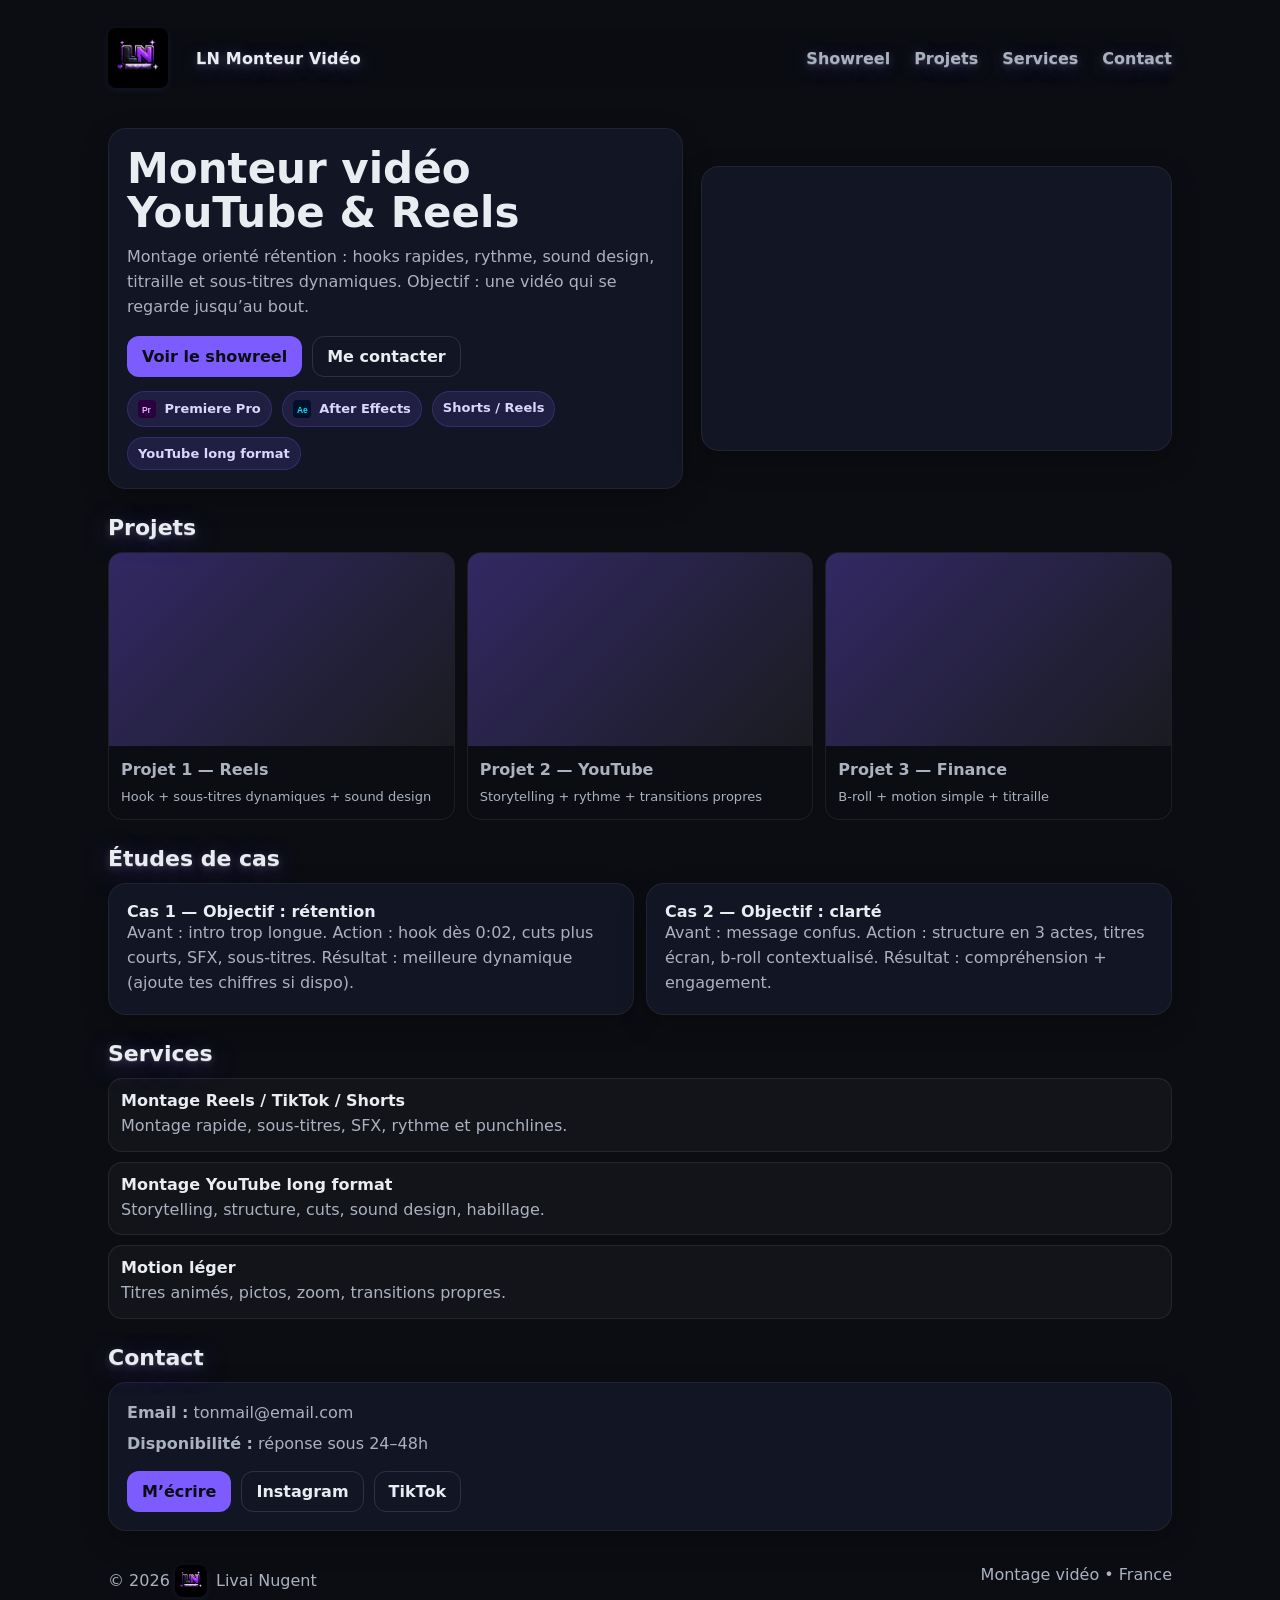
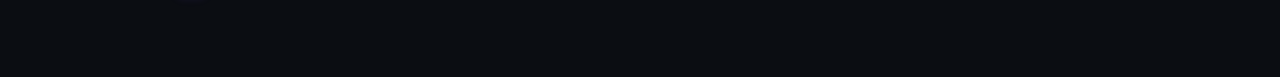
<file: html.html>
<!doctype html>
<html lang="fr">
<head>
  <meta charset="utf-8" />
  <meta name="viewport" content="width=device-width, initial-scale=1" />
  <title>Portfolio — Monteur Vidéo</title>
  <meta name="description" content="Monteur vidéo YouTube & Reels. Showreel, projets, services et contact." />
  <link rel="icon" type="image/png" href="LN_pixel_logo_transparent_512.png" sizes="32x32" />
  <style>
    :root { --bg:#0b0d12; --card:#121524; --txt:#e9ecf1; --muted:#aab2c0; --acc:#7c5cff; }
    *{ box-sizing:border-box; }
    body{ margin:0; font-family:system-ui, -apple-system, Segoe UI, Roboto, Arial; background:var(--bg); color:var(--txt); }
    a{ color:inherit; text-decoration:none; }
    .wrap{ max-width:1100px; margin:0 auto; padding:28px 18px 80px; }
    header {
      display: flex;
      justify-content: space-between;
      align-items: center;
      gap: 12px;
      position: sticky;
      top: 0;
      z-index: 100;
      background: rgba(11,13,18,0.72);
      transition: backdrop-filter 0.25s, background 0.25s;
      backdrop-filter: none;
    }
    header.scrolled {
      backdrop-filter: blur(8px);
      background: rgba(11,13,18,0.82);
      box-shadow: 0 2px 16px rgba(0,0,0,0.10);
    }
    .brand{ font-weight:800; letter-spacing:.2px; }
    nav a{
      margin-left:14px;
      color:var(--muted);
      font-weight:600;
      transition: color 0.18s, transform 0.18s cubic-bezier(.4,1.6,.4,1);
    }
    nav a:hover, nav a:focus-visible {
      color:var(--txt);
      transform:scale(1.11);
      z-index:1;
    }
    .hero{ margin-top:40px; display:grid; grid-template-columns:1.1fr .9fr; gap:18px; align-items:center; }
    .card{ background:var(--card); border:1px solid rgba(255,255,255,.06); border-radius:18px; padding:18px; box-shadow:0 10px 28px rgba(0,0,0,.25); transition:transform 0.22s cubic-bezier(.4,1.6,.4,1); }
    h1{ margin:0 0 10px; font-size:42px; line-height:1.05; }
    p{ margin:0; color:var(--muted); line-height:1.55; }
    .cta{ margin-top:16px; display:flex; gap:10px; flex-wrap:wrap; }
    .btn{ padding:10px 14px; border-radius:12px; border:1px solid rgba(255,255,255,.12); font-weight:800; }
    .btn.primary{ background:var(--acc); border-color:transparent; color:#0b0d12; }
    .kpi{ margin-top:14px; display:flex; gap:10px; flex-wrap:wrap; }
    .pill{ padding:8px 10px; border-radius:999px; background:rgba(124,92,255,.14); border:1px solid rgba(124,92,255,.22); color:#dcd6ff; font-weight:700; font-size:13px; }
    .section{ margin-top:26px; }
    .section h2{ margin:0 0 12px; font-size:22px; }
    .grid{ display:grid; grid-template-columns:repeat(3, 1fr); gap:12px; }
    .thumb{ border-radius:14px; overflow:hidden; border:1px solid rgba(255,255,255,.08); transition:transform 0.22s cubic-bezier(.4,1.6,.4,1); cursor:pointer; }
    .thumb:hover, .thumb:focus-visible { transform:scale(1.045); box-shadow:0 6px 24px rgba(124,92,255,.10); z-index:2; }
    .thumb .ph{ aspect-ratio:16/9; background:linear-gradient(135deg, rgba(124,92,255,.35), rgba(255,255,255,.06)); }
    .thumb .meta{ padding:12px; }
    .thumb .t{ font-weight:900; margin:0 0 4px; }
    .thumb .d{ margin:0; font-size:13px; color:var(--muted); }
    .two{ display:grid; grid-template-columns:1fr 1fr; gap:12px; }
    .list{ display:grid; gap:10px; }
    .item{ padding:12px; border-radius:14px; border:1px solid rgba(255,255,255,.08); background:rgba(255,255,255,.03); }
    .item b{ display:block; margin-bottom:4px; }
    .footer{ margin-top:34px; display:flex; justify-content:space-between; gap:12px; flex-wrap:wrap; color:var(--muted); }
    iframe{ width:100%; aspect-ratio:16/9; border:0; border-radius:14px; }
    .brand-logo {
      height: 38px;
      width: 38px;
      min-width: 32px;
      min-height: 32px;
      object-fit: contain;
      display: inline-block;
      margin-right: 10px;
      border-radius: 8px;
      background: #18142a;
      box-shadow: 0 2px 8px rgba(124,92,255,0.10);
    }
    /* Effet de brillance accentué sur le header et les h2 */
    header, header .brand, header nav a {
      text-shadow: 0 4px 18px rgba(124,92,255,0.38), 0 2px 8px rgba(255,255,255,0.18), 0 1px 0 rgba(255,255,255,0.18);
    }
    h2 {
      text-shadow: 0 6px 28px rgba(124,92,255,0.45), 0 2px 8px rgba(255,255,255,0.18), 0 1px 0 rgba(255,255,255,0.18);
    }
    @media (max-width: 560px){
      .grid{ grid-template-columns:1fr; }
      nav{ display:none; }
      .brand-logo { height: 28px; width: 28px; margin-right: 7px; }
    }
    .section, .hero, .footer {
      opacity: 0;
      transform: translateY(40px);
      transition: opacity 0.7s cubic-bezier(.4,1.6,.4,1), transform 0.7s cubic-bezier(.4,1.6,.4,1);
    }
    .section.visible, .hero.visible, .footer.visible {
      opacity: 1;
      transform: none;
    }
  </style>
</head>
<body>
  <div class="wrap">
    <header>
      <div class="brand" style="display:flex;align-items:center;gap:18px;">
        <img src="ln-logo.png" alt="Logo LN" class="brand-logo" style="height:60px;width:60px;"> LN Monteur Vidéo
      </div>
      <nav style="display:flex;align-items:center;gap:10px;">
        <a href="#showreel">Showreel</a>
        <a href="#projets">Projets</a>
        <a href="#services">Services</a>
        <a href="#contact">Contact</a>
      </nav>
    </header>

    <section class="hero">
      <div class="card">
        <h1>Monteur vidéo<br/>YouTube & Reels</h1>
        <p>Montage orienté rétention : hooks rapides, rythme, sound design, titraille et sous-titres dynamiques. Objectif : une vidéo qui se regarde jusqu’au bout.</p>
        <div class="cta">
          <a class="btn primary" href="#showreel">Voir le showreel</a>
          <a class="btn" href="#contact">Me contacter</a>
        </div>
        <div class="kpi">
          <span class="pill">
            <svg width="18" height="18" viewBox="0 0 32 32" style="vertical-align:middle;margin-right:4px;">
              <rect width="32" height="32" rx="7" fill="#2A003F"/>
              <text x="7" y="23" font-size="15" font-family="Arial Black,Arial,sans-serif" fill="#E5AFFF">Pr</text>
            </svg>
            Premiere Pro
          </span>
          <span class="pill">
            <svg width="18" height="18" viewBox="0 0 32 32" style="vertical-align:middle;margin-right:4px;">
              <rect width="32" height="32" rx="7" fill="#00102A"/>
              <text x="7" y="23" font-size="15" font-family="Arial Black,Arial,sans-serif" fill="#00E1FF">Ae</text>
            </svg>
            After Effects
          </span>
          <span class="pill">Shorts / Reels</span>
          <span class="pill">YouTube long format</span>
        </div>
      </div>

      <div class="card" id="showreel">
        <!-- Remplace le src par ton lien YouTube/Vimeo embed -->
        <iframe
          src="https://www.youtube-nocookie.com/embed/VIDEO_ID"
          title="Showreel"
          loading="lazy"
          referrerpolicy="strict-origin-when-cross-origin"
          allow="accelerometer; autoplay; clipboard-write; encrypted-media; gyroscope; picture-in-picture; web-share"
          allowfullscreen>
        </iframe>
      </div>
    </section>

    <section class="section" id="projets">
      <h2>Projets</h2>
      <div class="grid">
        <a class="thumb" href="#">
          <div class="ph"></div>
          <div class="meta">
            <p class="t">Projet 1 — Reels</p>
            <p class="d">Hook + sous-titres dynamiques + sound design</p>
          </div>
        </a>
        <a class="thumb" href="#">
          <div class="ph"></div>
          <div class="meta">
            <p class="t">Projet 2 — YouTube</p>
            <p class="d">Storytelling + rythme + transitions propres</p>
          </div>
        </a>
        <a class="thumb" href="#">
          <div class="ph"></div>
          <div class="meta">
            <p class="t">Projet 3 — Finance</p>
            <p class="d">B-roll + motion simple + titraille</p>
          </div>
        </a>
      </div>
    </section>

    <section class="section">
      <h2>Études de cas</h2>
      <div class="two">
        <div class="card">
          <b>Cas 1 — Objectif : rétention</b>
          <p>Avant : intro trop longue. Action : hook dès 0:02, cuts plus courts, SFX, sous-titres. Résultat : meilleure dynamique (ajoute tes chiffres si dispo).</p>
        </div>
        <div class="card">
          <b>Cas 2 — Objectif : clarté</b>
          <p>Avant : message confus. Action : structure en 3 actes, titres écran, b-roll contextualisé. Résultat : compréhension + engagement.</p>
        </div>
      </div>
    </section>

    <section class="section" id="services">
      <h2>Services</h2>
      <div class="list">
        <div class="item"><b>Montage Reels / TikTok / Shorts</b><p>Montage rapide, sous-titres, SFX, rythme et punchlines.</p></div>
        <div class="item"><b>Montage YouTube long format</b><p>Storytelling, structure, cuts, sound design, habillage.</p></div>
        <div class="item"><b>Motion léger</b><p>Titres animés, pictos, zoom, transitions propres.</p></div>
      </div>
    </section>

    <section class="section" id="contact">
      <h2>Contact</h2>
      <div class="card">
        <p><b>Email :</b> tonmail@email.com</p>
        <p style="margin-top:6px;"><b>Disponibilité :</b> réponse sous 24–48h</p>
        <div class="cta" style="margin-top:14px;">
          <a class="btn primary" href="mailto:tonmail@email.com">M’écrire</a>
          <a class="btn" href="#">Instagram</a>
          <a class="btn" href="#">TikTok</a>
        </div>
      </div>
    </section>

    <div class="footer">
      <span>© <span id="y"></span> <img src="ln-logo.png" alt="Logo LN" class="brand-logo" style="height:22px;width:22px;vertical-align:middle;margin-right:4px;"> Livai Nugent</span>
      <span>Montage vidéo • France</span>
    </div>
  </div>

  <script>
    document.getElementById("y").textContent = new Date().getFullYear();
    // Effet flou sur le header au scroll
    const header = document.querySelector('header');
    window.addEventListener('scroll', () => {
      if(window.scrollY > 10) {
        header.classList.add('scrolled');
      } else {
        header.classList.remove('scrolled');
      }
    });
    // Apparition des sections au scroll
    function revealOnScroll() {
      document.querySelectorAll('.section, .hero, .footer').forEach(el => {
        const rect = el.getBoundingClientRect();
        if(rect.top < window.innerHeight - 60) {
          el.classList.add('visible');
        }
      });
    }
    window.addEventListener('scroll', revealOnScroll);
    window.addEventListener('DOMContentLoaded', revealOnScroll);
  </script>
</body>
</html>
</file>
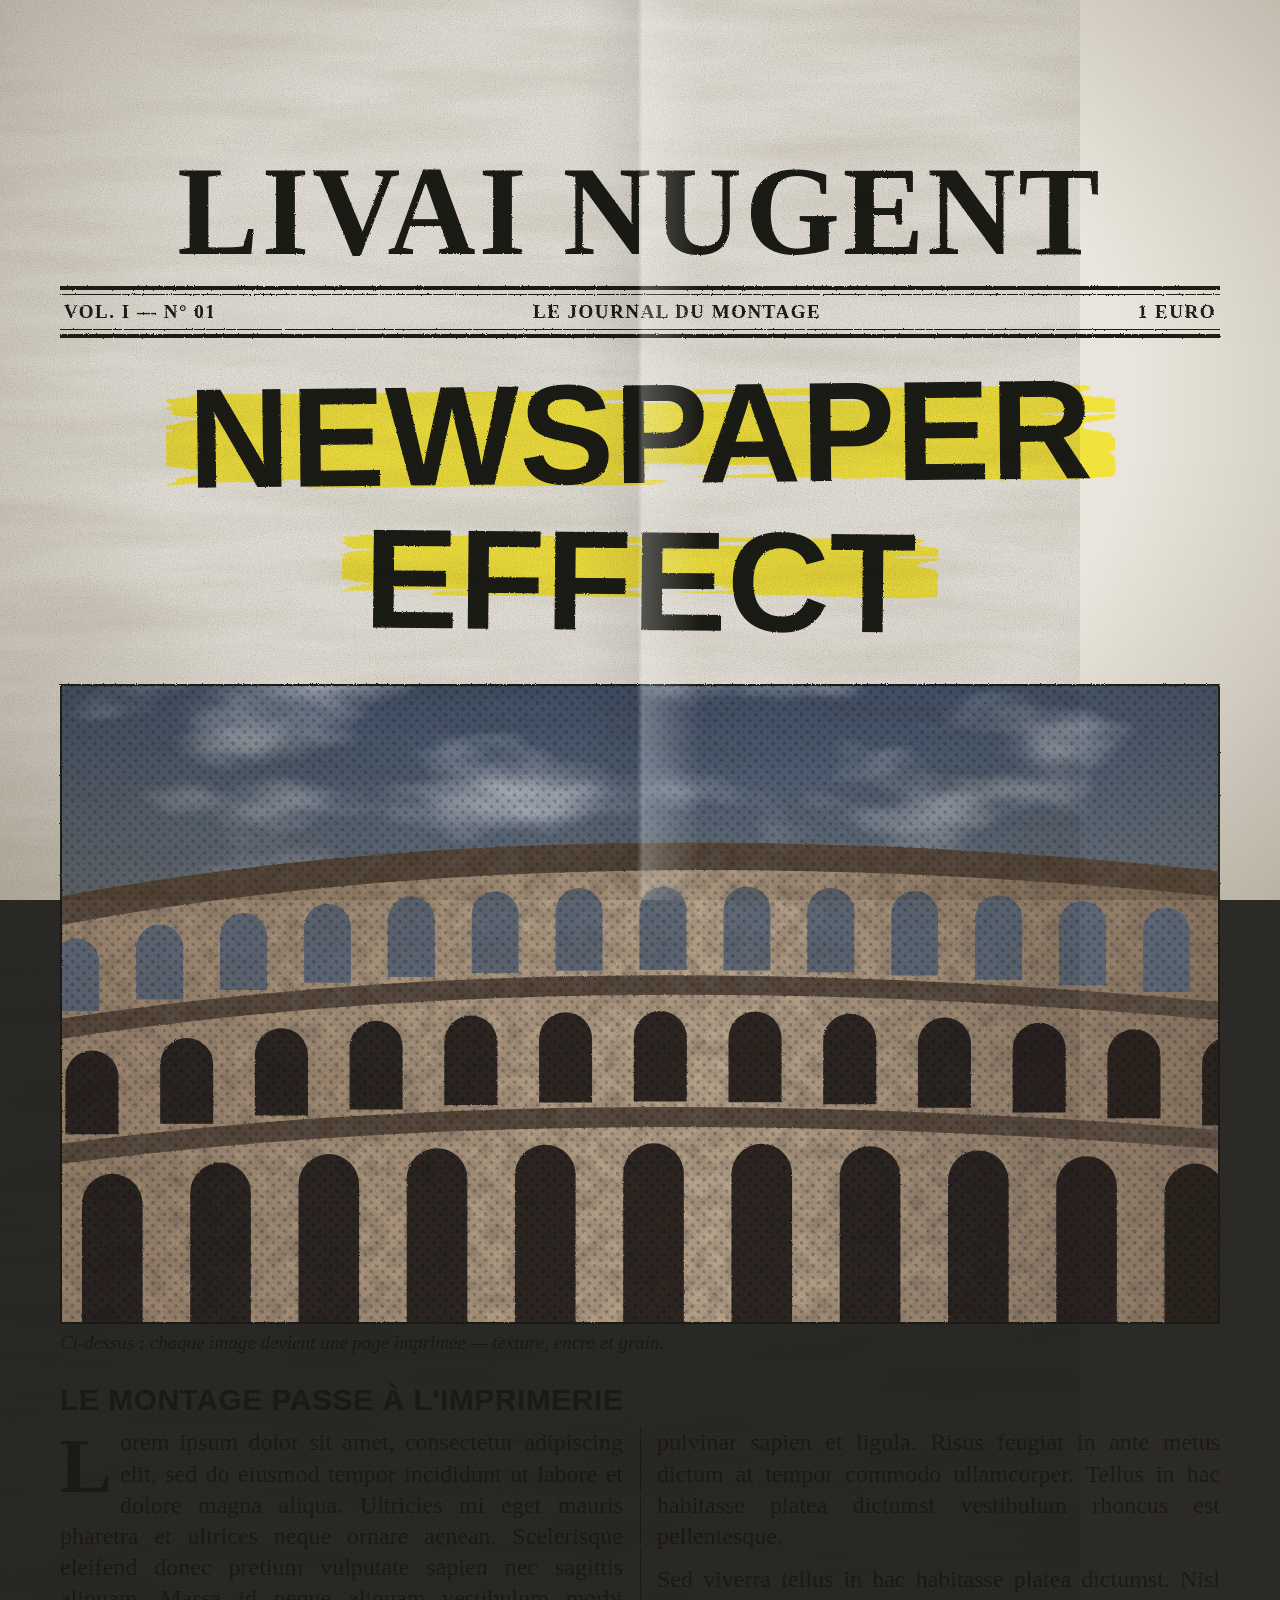
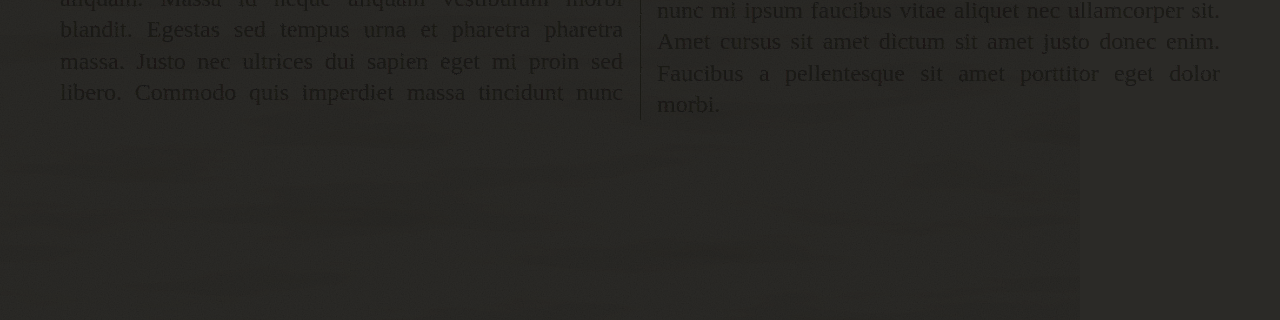
<file: newspaper/newspaper-vertical.html>
<!DOCTYPE html>
<html lang="fr"><head><meta charset="utf-8"><title>Newspaper Effect 9:16</title>
<style>
*{margin:0;padding:0;box-sizing:border-box}
html,body{width:1080px;height:1920px;overflow:hidden;background:#2b2a27}
.paper{position:absolute;inset:0;background:#e9e5dc;color:#1b1a18;font-family:"Liberation Serif","Times New Roman",serif;padding:150px 60px 0}
/* grain du papier */
.grain{position:absolute;inset:0;pointer-events:none;mix-blend-mode:multiply;opacity:.55}
.fibers{position:absolute;inset:0;pointer-events:none;mix-blend-mode:multiply;opacity:.35}
.vignette{position:absolute;inset:0;pointer-events:none;background:radial-gradient(ellipse at 50% 45%,rgba(0,0,0,0) 55%,rgba(60,45,20,.28) 100%)}
.fold{position:absolute;top:0;bottom:0;left:50%;width:120px;transform:translateX(-50%);pointer-events:none;
  background:linear-gradient(90deg,rgba(0,0,0,0),rgba(0,0,0,.07) 48%,rgba(255,255,255,.25) 52%,rgba(0,0,0,0))}
.ink{filter:url(#ink)}
.mast{text-align:center;font-family:"Liberation Serif",serif;font-weight:700;font-size:122px;letter-spacing:3px;line-height:1;transform:scaleY(1.05)}
.rule{border-top:4px solid #1b1a18;border-bottom:1.5px solid #1b1a18;height:9px;margin:14px 0 6px}
.dateline{display:flex;justify-content:space-between;font-size:19px;letter-spacing:1.5px;text-transform:uppercase;font-weight:700;padding:0 4px}
.rule2{border-top:1.5px solid #1b1a18;border-bottom:4px solid #1b1a18;height:9px;margin:6px 0 26px}
.headline{position:relative;display:table;margin:0 auto;transform:rotate(-.6deg);white-space:nowrap}
.headline span{position:relative;font-family:"Liberation Sans",Arial,sans-serif;font-weight:700;font-size:142px;letter-spacing:0;line-height:.98;z-index:1;display:block;text-align:center}
.hl{position:absolute;left:-22px;right:-22px;top:26px;bottom:4px;z-index:0}
.h2{transform:rotate(.5deg);margin-top:8px}
.cols{display:block;margin-top:34px}
.photo{height:640px;position:relative;overflow:hidden;border:2px solid #1b1a18}
.photo svg{width:100%;height:100%;display:block}
.caption{font-style:italic;font-size:19px;margin-top:8px}
.text{font-size:24px;line-height:1.3;text-align:justify;hyphens:auto;column-count:2;column-gap:34px;column-rule:1.5px solid #1b1a18;margin-top:26px}
.text h3{column-span:all;font-family:"Liberation Sans",sans-serif;font-size:30px;text-transform:uppercase;margin-bottom:8px;letter-spacing:.5px;text-align:left}
.text p::first-letter{}
.drop{float:left;font-size:78px;line-height:.85;margin:6px 8px 0 0;font-weight:700}
</style></head><body>
<svg width="0" height="0" style="position:absolute">
 <defs>
  <filter id="ink" x="-5%" y="-5%" width="110%" height="110%">
   <feTurbulence type="fractalNoise" baseFrequency=".9" numOctaves="2" seed="3" result="n"/>
   <feDisplacementMap in="SourceGraphic" in2="n" scale="2.2"/>
   <feGaussianBlur stdDeviation=".35"/>
  </filter>
  <filter id="marker">
   <feTurbulence type="fractalNoise" baseFrequency=".02 .5" numOctaves="3" seed="8" result="n"/>
   <feDisplacementMap in="SourceGraphic" in2="n" scale="16"/>
  </filter>
  <filter id="halftone" color-interpolation-filters="sRGB">
   <feColorMatrix type="saturate" values="0.6"/>
   <feComponentTransfer><feFuncR type="gamma" exponent="1.15"/><feFuncG type="gamma" exponent="1.15"/><feFuncB type="gamma" exponent="1.1"/></feComponentTransfer>
  </filter>
  <pattern id="dots" width="6" height="6" patternUnits="userSpaceOnUse" patternTransform="rotate(45)">
   <circle cx="3" cy="3" r="1.4" fill="#000" opacity=".22"/>
  </pattern>
 </defs>
</svg>

<div class="paper">
 <div class="ink">
  <div class="mast">LIVAI NUGENT</div>
  <div class="rule"></div>
  <div class="dateline"><span>Vol. I — N° 01</span><span>Le Journal du Montage</span><span>1 Euro</span></div>
  <div class="rule2"></div>

  <div class="headline"><svg class="hl" viewBox="0 0 100 10" preserveAspectRatio="none"><rect x="0" y="0" width="100" height="10" fill="#f3e233" filter="url(#marker)" opacity=".92"/></svg><span>NEWSPAPER</span></div>
  <div class="headline h2"><svg class="hl" viewBox="0 0 100 10" preserveAspectRatio="none"><rect x="0" y="0" width="100" height="10" fill="#f3e233" filter="url(#marker)" opacity=".92"/></svg><span>EFFECT</span></div>

  <div class="cols">
   <div>
    <div class="photo">
     <svg viewBox="0 0 1000 470" preserveAspectRatio="xMidYMid slice">
      <defs>
       <linearGradient id="sky" x1="0" y1="0" x2="0" y2="1"><stop offset="0" stop-color="#47607f"/><stop offset=".7" stop-color="#9fb0bf"/><stop offset="1" stop-color="#c9ccc8"/></linearGradient>
       <linearGradient id="stone" x1="0" y1="0" x2="1" y2="0"><stop offset="0" stop-color="#b58e62"/><stop offset=".55" stop-color="#d9b88a"/><stop offset="1" stop-color="#8d6a45"/></linearGradient>
       <filter id="clouds"><feTurbulence type="fractalNoise" baseFrequency=".006 .014" numOctaves="4" seed="11"/><feColorMatrix values="0 0 0 0 1  0 0 0 0 1  0 0 0 0 1  0 0 0 1.6 -.75"/></filter>
       <filter id="rough"><feTurbulence type="fractalNoise" baseFrequency=".08" numOctaves="3" seed="5" result="n"/><feColorMatrix in="n" type="matrix" values="0 0 0 0 .2  0 0 0 0 .15  0 0 0 0 .1  0 0 0 .9 -.25" result="d"/><feComposite in="d" in2="SourceGraphic" operator="in" result="dd"/><feMerge><feMergeNode in="SourceGraphic"/><feMergeNode in="dd"/></feMerge></filter>
      </defs>
      <g filter="url(#halftone)">
       <rect width="1000" height="470" fill="url(#sky)"/>
       <rect width="1000" height="470" filter="url(#clouds)"/>
       <!-- Colisée stylisé -->
       <g id="coli" filter="url(#rough)">
        <path d="M-20 470 L-20 175 Q 420 70 1040 150 L1040 470 Z" fill="url(#stone)"/>
        <path d="M-20 175 Q 420 70 1040 150 L1040 168 Q 420 92 -20 196 Z" fill="#6e5236"/>
        <path d="M-20 262 Q 420 175 1040 245 L1040 258 Q 420 190 -20 277 Z" fill="#6e5236"/>
        <path d="M-20 352 Q 420 278 1040 338 L1040 352 Q 420 293 -20 367 Z" fill="#6e5236"/>
       </g>
       <g id="arches"></g>
      </g>
      <rect width="1000" height="470" fill="url(#dots)"/>
     </svg>
    </div>
    <div class="caption">Ci-dessus : chaque image devient une page imprimée — texture, encre et grain.</div>
   </div>
   <div class="text">
    <h3>Le montage passe à l'imprimerie</h3>
    <p><span class="drop">L</span>orem ipsum dolor sit amet, consectetur adipiscing elit, sed do eiusmod tempor incididunt ut labore et dolore magna aliqua. Ultricies mi eget mauris pharetra et ultrices neque ornare aenean. Scelerisque eleifend donec pretium vulputate sapien nec sagittis aliquam. Massa id neque aliquam vestibulum morbi blandit. Egestas sed tempus urna et pharetra pharetra massa. Justo nec ultrices dui sapien eget mi proin sed libero. Commodo quis imperdiet massa tincidunt nunc pulvinar sapien et ligula. Risus feugiat in ante metus dictum at tempor commodo ullamcorper. Tellus in hac habitasse platea dictumst vestibulum rhoncus est pellentesque.</p><p style="margin-top:12px">Sed viverra tellus in hac habitasse platea dictumst. Nisl nunc mi ipsum faucibus vitae aliquet nec ullamcorper sit. Amet cursus sit amet dictum sit amet justo donec enim. Faucibus a pellentesque sit amet porttitor eget dolor morbi.</p>
   </div>
  </div>
 </div>

 <svg class="grain" width="1080" height="1920"><filter id="g"><feTurbulence type="fractalNoise" baseFrequency=".85" numOctaves="3" seed="2"/><feColorMatrix type="saturate" values="0"/><feComponentTransfer><feFuncA type="table" tableValues="0 .9"/></feComponentTransfer></filter><rect width="100%" height="100%" filter="url(#g)" fill="#fff"/></svg>
 <svg class="fibers" width="1080" height="1920"><filter id="f"><feTurbulence type="fractalNoise" baseFrequency=".004 .03" numOctaves="5" seed="9"/><feColorMatrix values="0 0 0 0 .55  0 0 0 0 .5  0 0 0 0 .42  0 0 0 1.4 -.55"/></filter><rect width="100%" height="100%" filter="url(#f)"/></svg>
 <div class="fold"></div>
 <div class="vignette"></div>
</div>

<script>
// arcades du Colisée : chaque rangée suit la courbe des bandeaux de pierre
const g=document.getElementById('arches');const NS='http://www.w3.org/2000/svg';
// y d'une courbe quadratique (x0=-20, cx=420, x1=1040) au point x
const qy=(x,y0,cy,y1)=>{let lo=0,hi=1;for(let i=0;i<30;i++){const t=(lo+hi)/2;const xx=(1-t)*(1-t)*-20+2*(1-t)*t*420+t*t*1040;xx<x?lo=t:hi=t}const t=lo;return (1-t)*(1-t)*y0+2*(1-t)*t*cy+t*t*y1};
const rows=[[[196,92,168],[262,175,245],62],[[277,190,258],[352,278,338],70],[[367,293,352],[500,500,500],80]];
rows.forEach(([top,bot,w],lvl)=>{
  for(let x=-10;x<1040;x+=w){
    const cx=x+w/2, yt=qy(cx,...top)+12, yb=Math.min(qy(cx,...bot)-4,470);
    const aw=w*0.56, ax=cx-aw/2;
    const p=document.createElementNS(NS,'path');
    p.setAttribute('d',`M${ax} ${yb} L${ax} ${yt+aw/2} A${aw/2} ${aw/2} 0 0 1 ${ax+aw} ${yt+aw/2} L${ax+aw} ${yb} Z`);
    p.setAttribute('fill',lvl===0?'#56708f':'#2c2119');p.setAttribute('opacity',lvl===0?.8:.88);
    g.appendChild(p);
  }
});
</script>
</body></html>
</file>
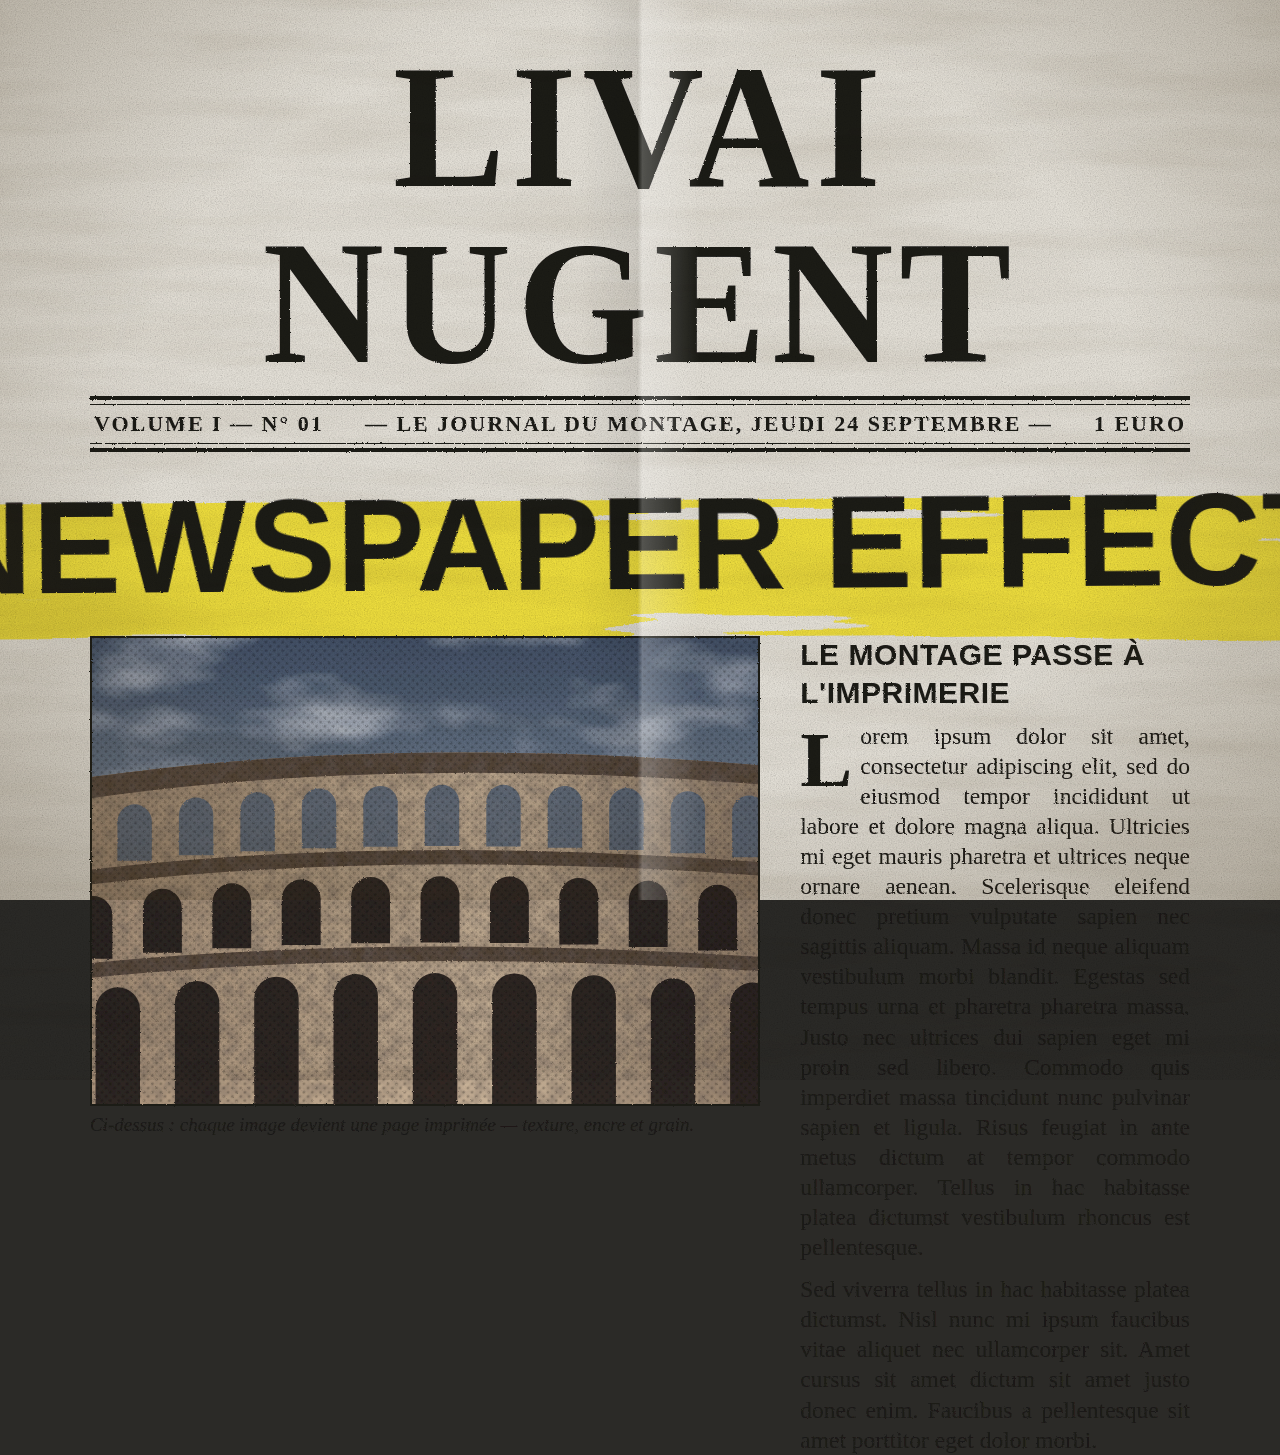
<file: newspaper/newspaper.html>
<!DOCTYPE html>
<html lang="fr"><head><meta charset="utf-8"><title>Newspaper Effect</title>
<style>
*{margin:0;padding:0;box-sizing:border-box}
html,body{width:1920px;height:1080px;overflow:hidden;background:#2b2a27}
.paper{position:absolute;inset:0;background:#e9e5dc;color:#1b1a18;font-family:"Liberation Serif","Times New Roman",serif;padding:46px 90px 0}
/* grain du papier */
.grain{position:absolute;inset:0;pointer-events:none;mix-blend-mode:multiply;opacity:.55}
.fibers{position:absolute;inset:0;pointer-events:none;mix-blend-mode:multiply;opacity:.35}
.vignette{position:absolute;inset:0;pointer-events:none;background:radial-gradient(ellipse at 50% 45%,rgba(0,0,0,0) 55%,rgba(60,45,20,.28) 100%)}
.fold{position:absolute;top:0;bottom:0;left:50%;width:120px;transform:translateX(-50%);pointer-events:none;
  background:linear-gradient(90deg,rgba(0,0,0,0),rgba(0,0,0,.07) 48%,rgba(255,255,255,.25) 52%,rgba(0,0,0,0))}
.ink{filter:url(#ink)}
.mast{text-align:center;font-family:"Liberation Serif",serif;font-weight:700;font-size:168px;letter-spacing:6px;line-height:1;transform:scaleY(1.05)}
.rule{border-top:4px solid #1b1a18;border-bottom:1.5px solid #1b1a18;height:9px;margin:14px 0 6px}
.dateline{display:flex;justify-content:space-between;font-size:22px;letter-spacing:2px;text-transform:uppercase;font-weight:700;padding:0 4px}
.rule2{border-top:1.5px solid #1b1a18;border-bottom:4px solid #1b1a18;height:9px;margin:6px 0 26px}
.headline{position:relative;display:inline-block;left:50%;transform:translateX(-50%) rotate(-.4deg);white-space:nowrap}
.headline span{position:relative;font-family:"Liberation Sans",Arial,sans-serif;font-weight:700;font-size:132px;letter-spacing:1px;line-height:1;z-index:1}
.hl{position:absolute;left:-26px;right:-26px;top:22px;bottom:4px;z-index:0}
.cols{display:grid;grid-template-columns:1.72fr 1fr;gap:40px;margin-top:26px}
.photo{height:470px;position:relative;overflow:hidden;border:2px solid #1b1a18}
.photo svg{width:100%;height:100%;display:block}
.caption{font-style:italic;font-size:19px;margin-top:8px}
.text{font-size:23.5px;line-height:1.28;text-align:justify;hyphens:auto;column-count:1}
.text h3{font-family:"Liberation Sans",sans-serif;font-size:30px;text-transform:uppercase;margin-bottom:8px;letter-spacing:.5px;text-align:left}
.text p::first-letter{}
.drop{float:left;font-size:78px;line-height:.85;margin:6px 8px 0 0;font-weight:700}
</style></head><body>
<svg width="0" height="0" style="position:absolute">
 <defs>
  <filter id="ink" x="-5%" y="-5%" width="110%" height="110%">
   <feTurbulence type="fractalNoise" baseFrequency=".9" numOctaves="2" seed="3" result="n"/>
   <feDisplacementMap in="SourceGraphic" in2="n" scale="2.2"/>
   <feGaussianBlur stdDeviation=".35"/>
  </filter>
  <filter id="marker">
   <feTurbulence type="fractalNoise" baseFrequency=".02 .5" numOctaves="3" seed="8" result="n"/>
   <feDisplacementMap in="SourceGraphic" in2="n" scale="16"/>
  </filter>
  <filter id="halftone" color-interpolation-filters="sRGB">
   <feColorMatrix type="saturate" values="0.6"/>
   <feComponentTransfer><feFuncR type="gamma" exponent="1.15"/><feFuncG type="gamma" exponent="1.15"/><feFuncB type="gamma" exponent="1.1"/></feComponentTransfer>
  </filter>
  <pattern id="dots" width="6" height="6" patternUnits="userSpaceOnUse" patternTransform="rotate(45)">
   <circle cx="3" cy="3" r="1.4" fill="#000" opacity=".22"/>
  </pattern>
 </defs>
</svg>

<div class="paper">
 <div class="ink">
  <div class="mast">LIVAI NUGENT</div>
  <div class="rule"></div>
  <div class="dateline"><span>Volume I — N° 01</span><span>— Le Journal du Montage, Jeudi 24 Septembre —</span><span>1 Euro</span></div>
  <div class="rule2"></div>

  <div class="headline">
   <svg class="hl" viewBox="0 0 100 10" preserveAspectRatio="none"><rect x="0" y="0" width="100" height="10" fill="#f3e233" filter="url(#marker)" opacity=".92"/></svg>
   <span>NEWSPAPER EFFECT</span>
  </div>

  <div class="cols">
   <div>
    <div class="photo">
     <svg viewBox="0 0 1000 470" preserveAspectRatio="xMidYMid slice">
      <defs>
       <linearGradient id="sky" x1="0" y1="0" x2="0" y2="1"><stop offset="0" stop-color="#47607f"/><stop offset=".7" stop-color="#9fb0bf"/><stop offset="1" stop-color="#c9ccc8"/></linearGradient>
       <linearGradient id="stone" x1="0" y1="0" x2="1" y2="0"><stop offset="0" stop-color="#b58e62"/><stop offset=".55" stop-color="#d9b88a"/><stop offset="1" stop-color="#8d6a45"/></linearGradient>
       <filter id="clouds"><feTurbulence type="fractalNoise" baseFrequency=".006 .014" numOctaves="4" seed="11"/><feColorMatrix values="0 0 0 0 1  0 0 0 0 1  0 0 0 0 1  0 0 0 1.6 -.75"/></filter>
       <filter id="rough"><feTurbulence type="fractalNoise" baseFrequency=".08" numOctaves="3" seed="5" result="n"/><feColorMatrix in="n" type="matrix" values="0 0 0 0 .2  0 0 0 0 .15  0 0 0 0 .1  0 0 0 .9 -.25" result="d"/><feComposite in="d" in2="SourceGraphic" operator="in" result="dd"/><feMerge><feMergeNode in="SourceGraphic"/><feMergeNode in="dd"/></feMerge></filter>
      </defs>
      <g filter="url(#halftone)">
       <rect width="1000" height="470" fill="url(#sky)"/>
       <rect width="1000" height="470" filter="url(#clouds)"/>
       <!-- Colisée stylisé -->
       <g id="coli" filter="url(#rough)">
        <path d="M-20 470 L-20 175 Q 420 70 1040 150 L1040 470 Z" fill="url(#stone)"/>
        <path d="M-20 175 Q 420 70 1040 150 L1040 168 Q 420 92 -20 196 Z" fill="#6e5236"/>
        <path d="M-20 262 Q 420 175 1040 245 L1040 258 Q 420 190 -20 277 Z" fill="#6e5236"/>
        <path d="M-20 352 Q 420 278 1040 338 L1040 352 Q 420 293 -20 367 Z" fill="#6e5236"/>
       </g>
       <g id="arches"></g>
      </g>
      <rect width="1000" height="470" fill="url(#dots)"/>
     </svg>
    </div>
    <div class="caption">Ci-dessus : chaque image devient une page imprimée — texture, encre et grain.</div>
   </div>
   <div class="text">
    <h3>Le montage passe à l'imprimerie</h3>
    <p><span class="drop">L</span>orem ipsum dolor sit amet, consectetur adipiscing elit, sed do eiusmod tempor incididunt ut labore et dolore magna aliqua. Ultricies mi eget mauris pharetra et ultrices neque ornare aenean. Scelerisque eleifend donec pretium vulputate sapien nec sagittis aliquam. Massa id neque aliquam vestibulum morbi blandit. Egestas sed tempus urna et pharetra pharetra massa. Justo nec ultrices dui sapien eget mi proin sed libero. Commodo quis imperdiet massa tincidunt nunc pulvinar sapien et ligula. Risus feugiat in ante metus dictum at tempor commodo ullamcorper. Tellus in hac habitasse platea dictumst vestibulum rhoncus est pellentesque.</p><p style="margin-top:12px">Sed viverra tellus in hac habitasse platea dictumst. Nisl nunc mi ipsum faucibus vitae aliquet nec ullamcorper sit. Amet cursus sit amet dictum sit amet justo donec enim. Faucibus a pellentesque sit amet porttitor eget dolor morbi.</p>
   </div>
  </div>
 </div>

 <svg class="grain" width="1920" height="1080"><filter id="g"><feTurbulence type="fractalNoise" baseFrequency=".85" numOctaves="3" seed="2"/><feColorMatrix type="saturate" values="0"/><feComponentTransfer><feFuncA type="table" tableValues="0 .9"/></feComponentTransfer></filter><rect width="100%" height="100%" filter="url(#g)" fill="#fff"/></svg>
 <svg class="fibers" width="1920" height="1080"><filter id="f"><feTurbulence type="fractalNoise" baseFrequency=".004 .03" numOctaves="5" seed="9"/><feColorMatrix values="0 0 0 0 .55  0 0 0 0 .5  0 0 0 0 .42  0 0 0 1.4 -.55"/></filter><rect width="100%" height="100%" filter="url(#f)"/></svg>
 <div class="fold"></div>
 <div class="vignette"></div>
</div>

<script>
// arcades du Colisée : chaque rangée suit la courbe des bandeaux de pierre
const g=document.getElementById('arches');const NS='http://www.w3.org/2000/svg';
// y d'une courbe quadratique (x0=-20, cx=420, x1=1040) au point x
const qy=(x,y0,cy,y1)=>{let lo=0,hi=1;for(let i=0;i<30;i++){const t=(lo+hi)/2;const xx=(1-t)*(1-t)*-20+2*(1-t)*t*420+t*t*1040;xx<x?lo=t:hi=t}const t=lo;return (1-t)*(1-t)*y0+2*(1-t)*t*cy+t*t*y1};
const rows=[[[196,92,168],[262,175,245],62],[[277,190,258],[352,278,338],70],[[367,293,352],[500,500,500],80]];
rows.forEach(([top,bot,w],lvl)=>{
  for(let x=-10;x<1040;x+=w){
    const cx=x+w/2, yt=qy(cx,...top)+12, yb=Math.min(qy(cx,...bot)-4,470);
    const aw=w*0.56, ax=cx-aw/2;
    const p=document.createElementNS(NS,'path');
    p.setAttribute('d',`M${ax} ${yb} L${ax} ${yt+aw/2} A${aw/2} ${aw/2} 0 0 1 ${ax+aw} ${yt+aw/2} L${ax+aw} ${yb} Z`);
    p.setAttribute('fill',lvl===0?'#56708f':'#2c2119');p.setAttribute('opacity',lvl===0?.8:.88);
    g.appendChild(p);
  }
});
</script>
</body></html>
</file>
